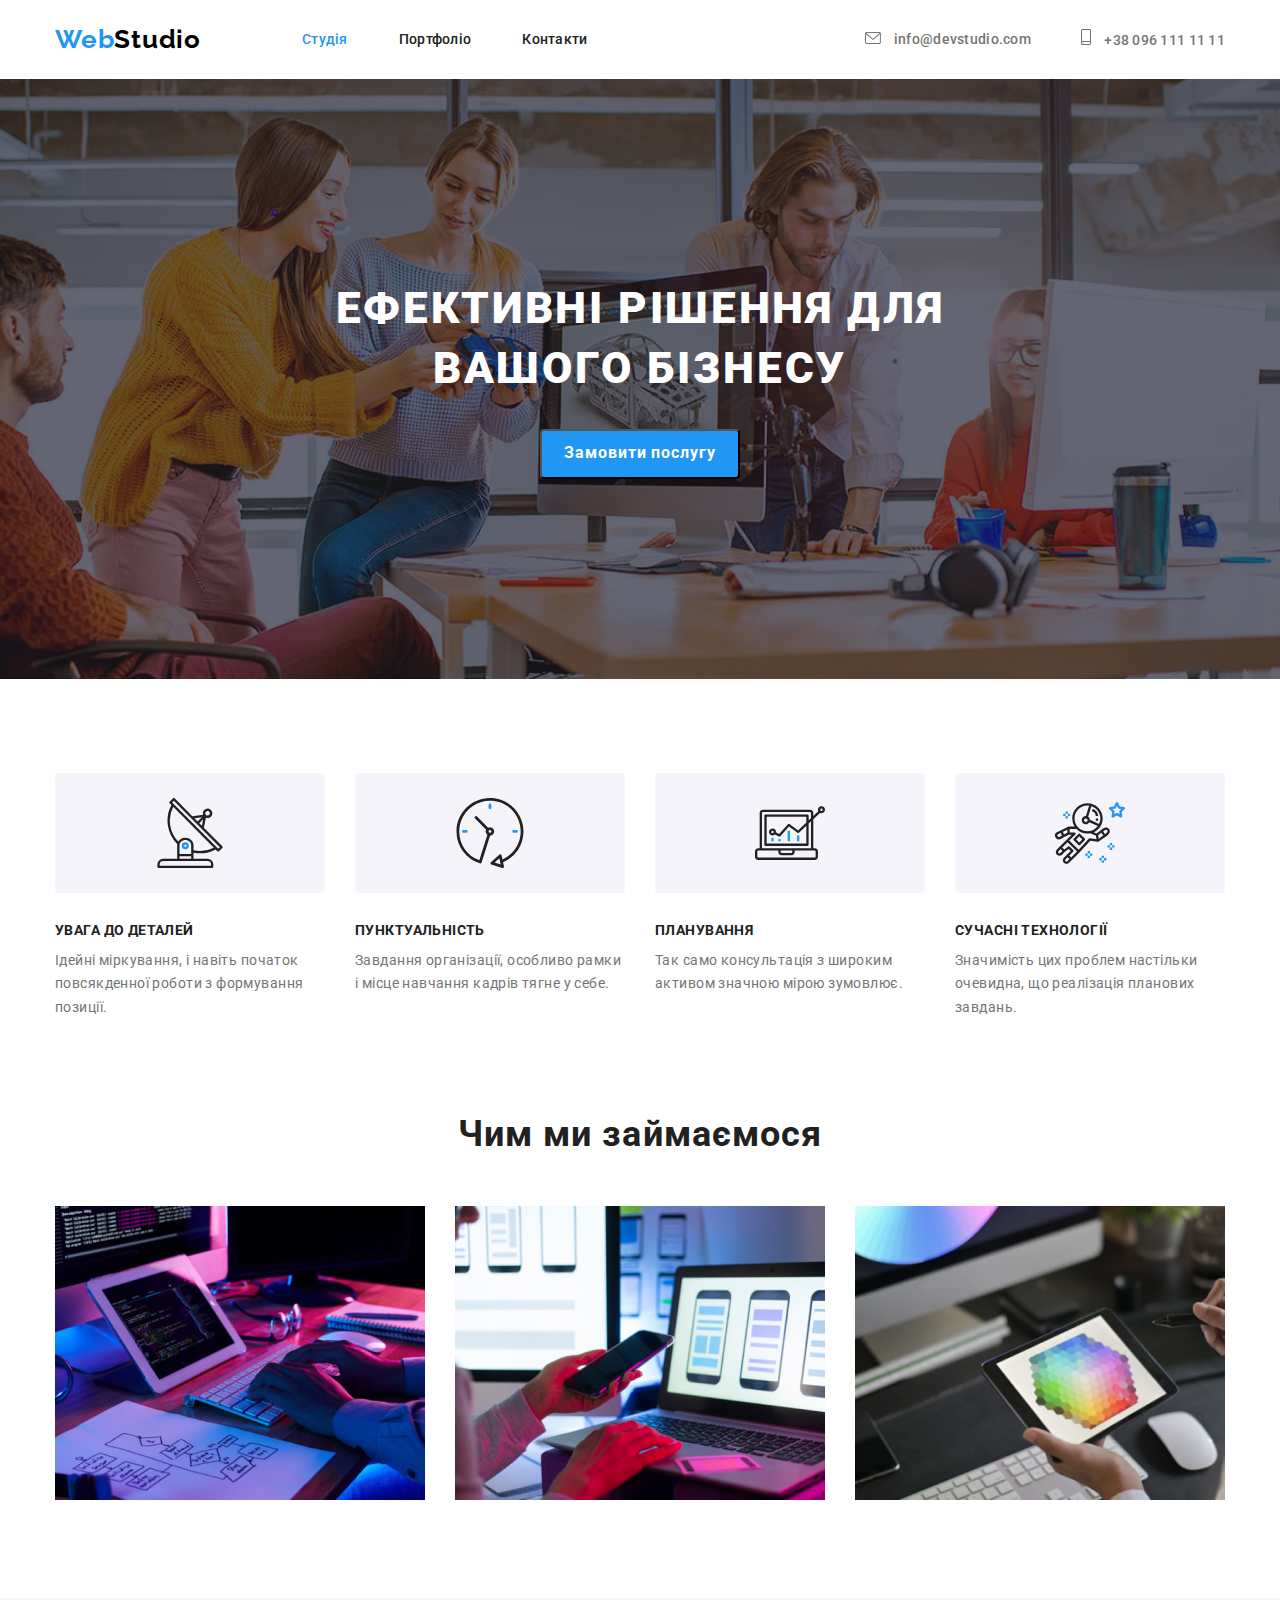
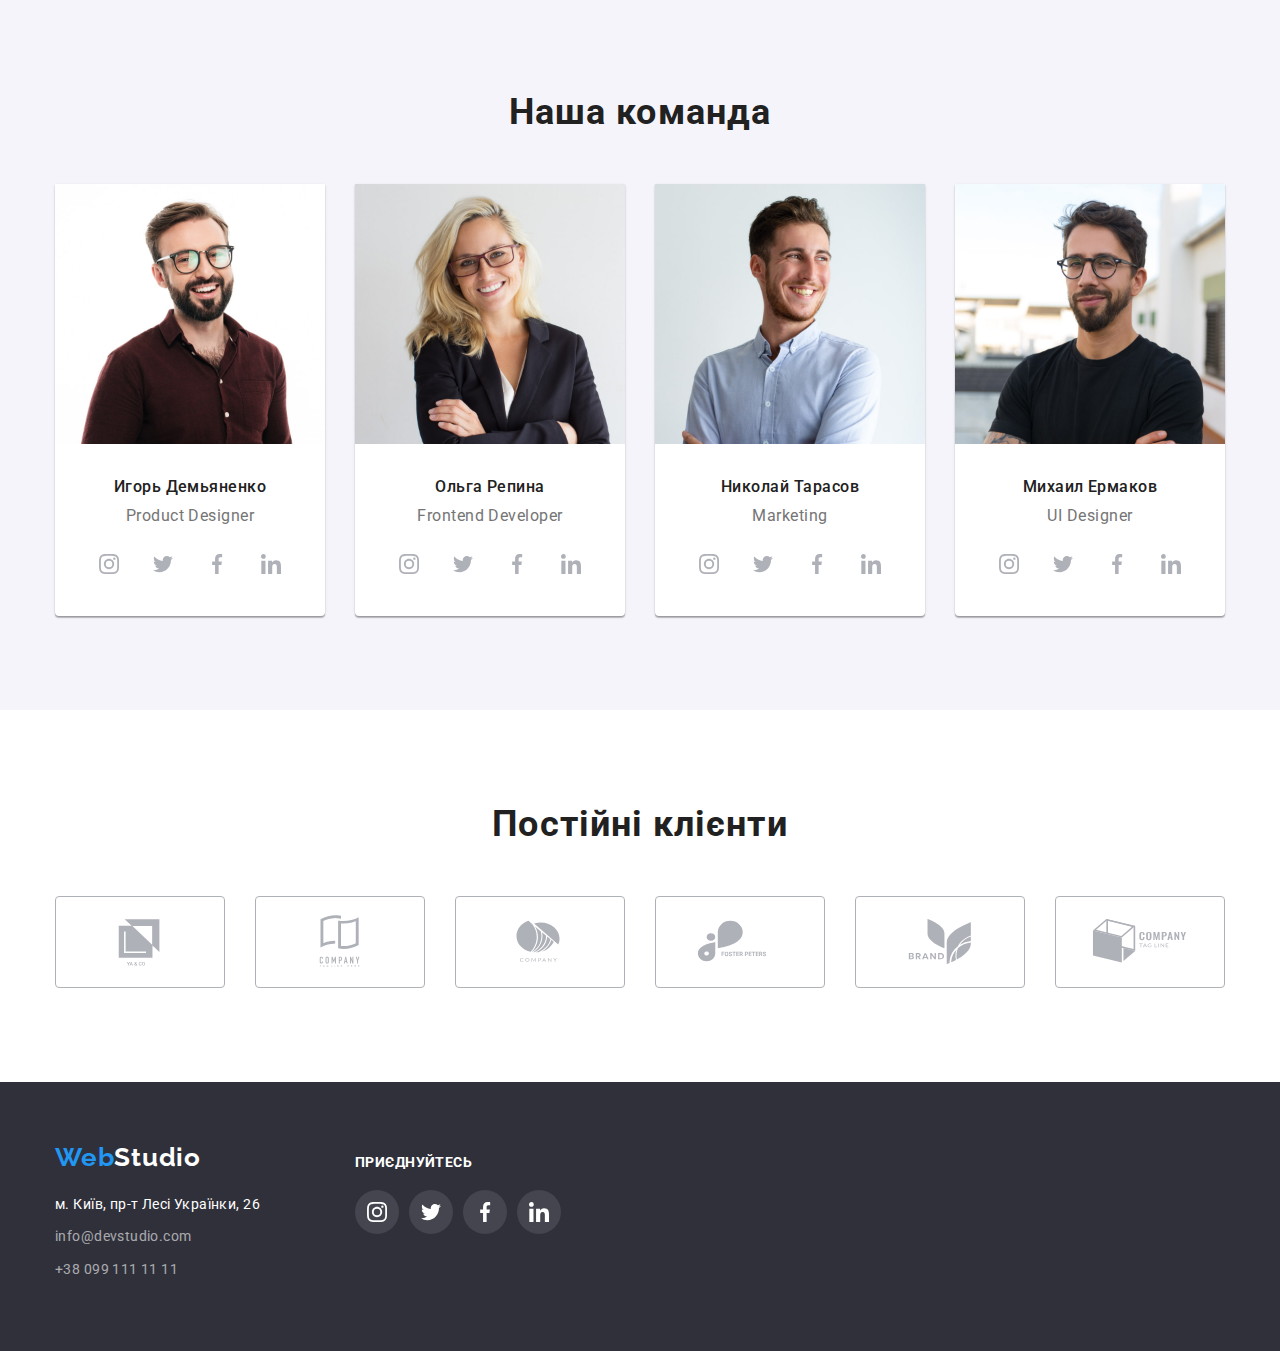
<file: index.html>
<!DOCTYPE html>
<html lang="ru">
  <head>
    <meta charset="UTF-8" />
    <meta http-equiv="X-UA-Compatible" content="IE=edge" />
    <meta name="viewport" content="width=device-width, initial-scale=1.0" />
    <title>Главная</title>
    <link rel="preconnect" href="https://fonts.googleapis.com" />
    <link rel="preconnect" href="https://fonts.gstatic.com" crossorigin />
    <link
      href="https://fonts.googleapis.com/css2?family=Raleway:wght@700&family=Roboto:wght@400;500;700;900&display=swap"
      rel="stylesheet"
    />
    <link
      rel="stylesheet"
      href="https://cdnjs.cloudflare.com/ajax/libs/modern-normalize/1.1.0/modern-normalize.min.css"
    />
    <link rel="stylesheet" href="./css/styles.css" />
  </head>

  <body>
    <!--Header section-->
    <header class="header">
      <!--header logo-->
      <div class="container header-container">
        <nav class="header-nav">
          <!--header section-->
          <ul class="header-nav-list list">
            <li class="header-item">
              <a class="logo" lang="en" href="./index.html"
                ><span class="accent">Web</span>Studio</a
              >
            </li>
            <li class="header-item">
              <a class="header-link header-link-curren link" href="./index.html">Студія</a>
            </li>
            <li class="header-item">
              <a class="header-link link" href="./portfolio.html">Портфоліо</a>
            </li>
            <li class="header-item">
              <a class="header-link link" href="#contacts">Контакти</a>
            </li>
          </ul>
        </nav>
        <!--header contact-->
        <ul class="list header-nav-adress">
          <li class="header-nav-adress-list">
            <a class="header-link contact-link-adress link" href="mailto:info@devstudio.com">
              <svg class="contats-svg" width="16" height="12">
                <use href="./img/icons.svg#email"></use>
              </svg>
              info@devstudio.com
            </a>
          </li>
          <li class="header-nav-adress-list">
            <a class="header-link contact-link-adress link" href="tel:+380961111111">
              <svg class="contats-svg" width="10" height="16">
                <use href="./img/icons.svg#smartphone"></use>
              </svg>
              +38 096 111 11 11
            </a>
          </li>
        </ul>
      </div>
    </header>
    <!--Main-content-->
    <main class="main">
      <!--busines-->
      <section class="hero bg-image-hero">
        <div class="container hero-conteiner">
          <h1 class="hero-header">Ефективні рішення для вашого бізнесу</h1>
          <button class="hero-btn" type="button">Замовити послугу</button>
        </div>
      </section>
      <!--description-->
      <section class="advantage">
        <div class="container advantage-conteiner">
          <h2 class="visually-hidden">Детали</h2>
          <ul class="list">
            <div class="advantage-list">
              <li class="advantage-list-correct">
                <div class="thumb-icon">
                  <svg width="70" height="70">
                    <use href="./img/icons.svg#antenna"></use>
                  </svg>
                </div>
                <h3 class="advantage-title">УВАГА ДО ДЕТАЛЕЙ</h3>
                <p class="advantage-text">
                  Ідейні міркування, і навіть початок повсякденної роботи з формування позиції.
                </p>
              </li>
              <li class="advantage-list-correct">
                <div class="thumb-icon">
                  <svg width="70" height="70">
                    <use href="./img/icons.svg#clock"></use>
                  </svg>
                </div>
                <h3 class="advantage-title">ПУНКТУАЛЬНІСТЬ</h3>
                <p class="advantage-text">
                  Завдання організації, особливо рамки і місце навчання кадрів тягне у себе.
                </p>
              </li>
              <li class="advantage-list-correct">
                <div class="thumb-icon">
                  <svg width="70" height="70">
                    <use href="./img/icons.svg#diagram"></use>
                  </svg>
                </div>
                <h3 class="advantage-title">ПЛАНУВАННЯ</h3>
                <p class="advantage-text">
                  Так само консультація з широким активом значною мірою зумовлює.
                </p>
              </li>
              <li class="advantage-list-correct">
                <div class="thumb-icon">
                  <svg width="70" height="70">
                    <use href="./img/icons.svg#astronaut"></use>
                  </svg>
                </div>
                <h3 class="advantage-title">СУЧАСНІ ТЕХНОЛОГІЇ</h3>
                <p class="advantage-text">
                  Значимість цих проблем настільки очевидна, що реалізація планових завдань.
                </p>
              </li>
            </div>
          </ul>
        </div>
      </section>
      <!--work-->
      <section class="work-section">
        <div class="container centred">
          <h2 class="work-title">Чим ми займаємося</h2>
          <ul class="list work-list">
            <li><img src="./img/img.jpg" alt="Дизайн" width="370" height="294" /></li>
            <li><img src="./img/img1.jpg" alt="Адаптация" width="370" height="294" /></li>
            <li><img src="./img/img2.jpg" alt="Код" width="370" height="294" /></li>
          </ul>
        </div>
      </section>
      <!--team-->
      <section class="team section">
        <div class="container centred team-discription-item">
          <h2 class="work-title">Наша команда</h2>
          <ul class="list team-list">
            <li class="team-card-items">
              <img
                class="team-img"
                src="./img/imgTeams.jpg"
                alt="Игорь Демьяненко"
                width="270"
                height="260"
              />
              <div class="discreption-team-card">
                <h3 class="team-title">Игорь Демьяненко</h3>
                <p class="team-text">Product Designer</p>
                <ul class="list socials">
                  <li class="sociale-link-list">
                    <a
                      class="link sociale-link"
                      href="https://www.instagram.com/"
                      target="_blank"
                      rel="noreferrer noopener"
                      aria-label="instagram"
                    >
                      <svg class="svg-links svg-inst" width="20px" height="20px">
                        <use href="./img/icons.svg#instagram"></use>
                      </svg>
                    </a>
                  </li>
                  <li class="sociale-link-list">
                    <a
                      class="link sociale-link"
                      href="https://twitter.com/"
                      target="_blank"
                      rel="noreferrer noopener"
                      aria-label="twitter"
                    >
                      <svg class="svg-links svg-twitter" width="20px" height="20px">
                        <use href="./img/icons.svg#twitter"></use>
                      </svg>
                    </a>
                  </li>
                  <li class="sociale-link-list">
                    <a
                      class="link sociale-link"
                      href="https://www.facebook.com/"
                      target="_blank"
                      rel="noreferrer noopener"
                      aria-label="facebook"
                    >
                      <svg class="svg-links svg-facebook" width="20px" height="20px">
                        <use href="./img/icons.svg#facebook"></use>
                      </svg>
                    </a>
                  </li>
                  <li class="sociale-link-list">
                    <a
                      class="link sociale-link"
                      href="https://www.linkedin.com/"
                      target="_blank"
                      rel="noreferrer noopener"
                      aria-label="linkedin"
                    >
                      <svg class="svg-links svg-linkedin" width="20px" height="20px">
                        <use href="./img/icons.svg#linkedin"></use>
                      </svg>
                    </a>
                  </li>
                </ul>
              </div>
            </li>
            <li class="team-card-items">
              <img
                class="team-img"
                src="./img/imgTeams1.jpg"
                alt="Ольга Репина"
                width="270"
                height="260"
              />
              <div class="discreption-team-card">
                <h3 class="team-title">Ольга Репина</h3>
                <p class="team-text">Frontend Developer</p>
                <ul class="list socials">
                  <li class="sociale-link-list">
                    <a
                      class="link sociale-link"
                      href="https://www.instagram.com/"
                      target="_blank"
                      rel="noreferrer noopener"
                      aria-label="instagram"
                    >
                      <svg class="svg-links svg-inst" width="20px" height="20px">
                        <use href="./img/icons.svg#instagram"></use>
                      </svg>
                    </a>
                  </li>
                  <li class="sociale-link-list">
                    <a
                      class="link sociale-link"
                      href="https://twitter.com/"
                      target="_blank"
                      rel="noreferrer noopener"
                      aria-label="twitter"
                    >
                      <svg class="svg-links svg-twitter" width="20px" height="20px">
                        <use href="./img/icons.svg#twitter"></use>
                      </svg>
                    </a>
                  </li>
                  <li class="sociale-link-list">
                    <a
                      class="link sociale-link"
                      href="https://www.facebook.com/"
                      target="_blank"
                      rel="noreferrer noopener"
                      aria-label="facebook"
                    >
                      <svg class="svg-links svg-facebook" width="20px" height="20px">
                        <use href="./img/icons.svg#facebook"></use>
                      </svg>
                    </a>
                  </li>
                  <li class="sociale-link-list">
                    <a
                      class="link sociale-link"
                      href="https://www.linkedin.com/"
                      target="_blank"
                      rel="noreferrer noopener"
                      aria-label="linkedin"
                    >
                      <svg class="svg-links svg-linkedin" width="20px" height="20px">
                        <use href="./img/icons.svg#linkedin"></use>
                      </svg>
                    </a>
                  </li>
                </ul>
              </div>
            </li>
            <li class="team-card-items">
              <img
                class="team-img"
                src="./img/imgTeams2.jpg"
                alt="Николай Тарасов"
                width="270"
                height="260"
              />
              <div class="discreption-team-card">
                <h3 class="team-title">Николай Тарасов</h3>
                <p class="team-text">Marketing</p>
                <ul class="list socials">
                  <li class="sociale-link-list">
                    <a
                      class="link sociale-link"
                      href="https://www.instagram.com/"
                      target="_blank"
                      rel="noreferrer noopener"
                      aria-label="instagram"
                    >
                      <svg class="svg-links svg-inst" width="20px" height="20px">
                        <use href="./img/icons.svg#instagram"></use>
                      </svg>
                    </a>
                  </li>
                  <li class="sociale-link-list">
                    <a
                      class="link sociale-link"
                      href="https://twitter.com/"
                      target="_blank"
                      rel="noreferrer noopener"
                      aria-label="twitter"
                    >
                      <svg class="svg-links svg-twitter" width="20px" height="20px">
                        <use href="./img/icons.svg#twitter"></use>
                      </svg>
                    </a>
                  </li>
                  <li class="sociale-link-list">
                    <a
                      class="link sociale-link"
                      href="https://www.facebook.com/"
                      target="_blank"
                      rel="noreferrer noopener"
                      aria-label="facebook"
                    >
                      <svg class="svg-links svg-facebook" width="20px" height="20px">
                        <use href="./img/icons.svg#facebook"></use>
                      </svg>
                    </a>
                  </li>
                  <li class="sociale-link-list">
                    <a
                      class="link sociale-link"
                      href="https://www.linkedin.com/"
                      target="_blank"
                      rel="noreferrer noopener"
                      aria-label="linkedin"
                    >
                      <svg class="svg-links svg-linkedin" width="20px" height="20px">
                        <use href="./img/icons.svg#linkedin"></use>
                      </svg>
                    </a>
                  </li>
                </ul>
              </div>
            </li>
            <li class="team-card-items">
              <img
                class="team-img"
                src="./img/imgTeams3.jpg"
                alt="Михаил Ермаков"
                width="270"
                height="260"
              />
              <div class="discreption-team-card">
                <h3 class="team-title">Михаил Ермаков</h3>
                <p class="team-text">UI Designer</p>
                <ul class="list socials">
                  <li class="sociale-link-list">
                    <a
                      class="link sociale-link"
                      href="https://www.instagram.com/"
                      target="_blank"
                      rel="noreferrer noopener"
                      aria-label="instagram"
                    >
                      <svg class="svg-links svg-inst" width="20px" height="20px">
                        <use href="./img/icons.svg#instagram"></use>
                      </svg>
                    </a>
                  </li>
                  <li class="sociale-link-list">
                    <a
                      class="link sociale-link"
                      href="https://twitter.com/"
                      target="_blank"
                      rel="noreferrer noopener"
                      aria-label="twitter"
                    >
                      <svg class="svg-links svg-twitter" width="20px" height="20px">
                        <use href="./img/icons.svg#twitter"></use>
                      </svg>
                    </a>
                  </li>
                  <li class="sociale-link-list">
                    <a
                      class="link sociale-link"
                      href="https://www.facebook.com/"
                      target="_blank"
                      rel="noreferrer noopener"
                      aria-label="facebook"
                    >
                      <svg class="svg-links svg-facebook" width="20px" height="20px">
                        <use href="./img/icons.svg#facebook"></use>
                      </svg>
                    </a>
                  </li>
                  <li class="sociale-link-list">
                    <a
                      class="link sociale-link"
                      href="https://www.linkedin.com/"
                      target="_blank"
                      rel="noreferrer noopener"
                      aria-label="linkedin"
                    >
                      <svg class="svg-links svg-linkedin" width="20px" height="20px">
                        <use href="./img/icons.svg#linkedin"></use>
                      </svg>
                    </a>
                  </li>
                </ul>
              </div>
            </li>
          </ul>
        </div>
      </section>
      <section class="client">
        <div class="container centred client-decoration">
          <h2 class="work-title">Постійні клієнти</h2>
          <ul class="list client-decoration-list">
            <li class="client-decoration-item">
              <a
                class="client-sociale-link"
                href=""
                target="_blank"
                rel="noreferrer noopener"
                lang="en"
                aria-label="company1"
              >
                <svg class="icons-client" width="106" height="60">
                  <use href="./img/icons.svg#logo"></use>
                </svg>
              </a>
            </li>
            <li class="client-decoration-item">
              <a
                class="client-sociale-link"
                href=""
                target="_blank"
                rel="noreferrer noopener"
                lang="en"
                aria-label="company1"
              >
                <svg class="icons-client" width="106" height="60">
                  <use href="./img/icons.svg#logo-1"></use>
                </svg>
              </a>
            </li>
            <li class="client-decoration-item">
              <a
                class="client-sociale-link"
                href=""
                target="_blank"
                rel="noreferrer noopener"
                lang="en"
                aria-label="company1"
              >
                <svg class="icons-client" width="106" height="60">
                  <use href="./img/icons.svg#logo-2"></use>
                </svg>
              </a>
            </li>
            <li class="client-decoration-item">
              <a
                class="client-sociale-link"
                href=""
                target="_blank"
                rel="noreferrer noopener"
                lang="en"
                aria-label="company1"
              >
                <svg class="icons-client" width="106" height="60">
                  <use href="./img/icons.svg#logo-3"></use>
                </svg>
              </a>
            </li>
            <li class="client-decoration-item">
              <a
                class="client-sociale-link"
                href=""
                target="_blank"
                rel="noreferrer noopener"
                lang="en"
                aria-label="company1"
              >
                <svg class="icons-client" width="106" height="60">
                  <use href="./img/icons.svg#logo-4"></use>
                </svg>
              </a>
            </li>
            <li class="client-decoration-item">
              <a
                class="client-sociale-link"
                href=""
                target="_blank"
                rel="noreferrer noopener"
                lang="en"
                aria-label="company1"
              >
                <svg class="icons-client" width="106" height="60">
                  <use href="./img/icons.svg#logo-5"></use>
                </svg>
              </a>
            </li>
          </ul>
        </div>
      </section>
    </main>
    <!--Footer section-->
    <footer class="footer">
      <!--footer logo-->
      <div class="container footer-conteiner">
        <div class="footer-left">
          <a class="logo-footer" lang="en" href="/"><span class="accent">Web</span>Studio</a>
          <!--footer contact-->
          <address>
            <p class="footer-text">м. Київ, пр-т Лесі Українки, 26</p>
            <ul class="list">
              <li class="margin-footer">
                <a href="mailto:info@devstudio.com" class="contact-link-footer"
                  >info@devstudio.com</a
                >
              </li>
              <li class="margin-footer">
                <a href="tel:+380991111111" class="contact-link-footer">+38 099 111 11 11</a>
              </li>
            </ul>
          </address>
        </div>
        <div class="footer-right">
          <p class="footer-advantege-title">приєднуйтесь</p>
          <ul class="list socials">
            <li class="sociale-link-list">
              <a
                class="link sociale-link-footer"
                href="https://www.instagram.com/"
                target="_blank"
                rel="noreferrer noopener"
                aria-label="instagram"
              >
                <svg class="svg-links-footer svg-inst" width="20px" height="20px">
                  <use href="./img/icons.svg#instagram"></use>
                </svg>
              </a>
            </li>
            <li class="sociale-link-list">
              <a
                class="link sociale-link-footer"
                href="https://twitter.com/"
                target="_blank"
                rel="noreferrer noopener"
                aria-label="twitter"
              >
                <svg class="svg-links-footer svg-inst" width="20px" height="20px">
                  <use href="./img/icons.svg#twitter"></use>
                </svg>
              </a>
            </li>
            <li class="sociale-link-list">
              <a
                class="link sociale-link-footer"
                href="https://www.facebook.com/"
                target="_blank"
                rel="noreferrer noopener"
                aria-label="facebook"
              >
                <svg class="svg-links-footer svg-inst" width="20px" height="20px">
                  <use href="./img/icons.svg#facebook"></use>
                </svg>
              </a>
            </li>
            <li class="sociale-link-list">
              <a
                class="link sociale-link-footer"
                href="https://www.linkedin.com/"
                target="_blank"
                rel="noreferrer noopener"
                aria-label="linkedin"
              >
                <svg class="svg-links-footer svg-inst" width="20px" height="20px">
                  <use href="./img/icons.svg#linkedin"></use>
                </svg>
              </a>
            </li>
          </ul>
        </div>
      </div>
    </footer>
  </body>
</html>
</file>
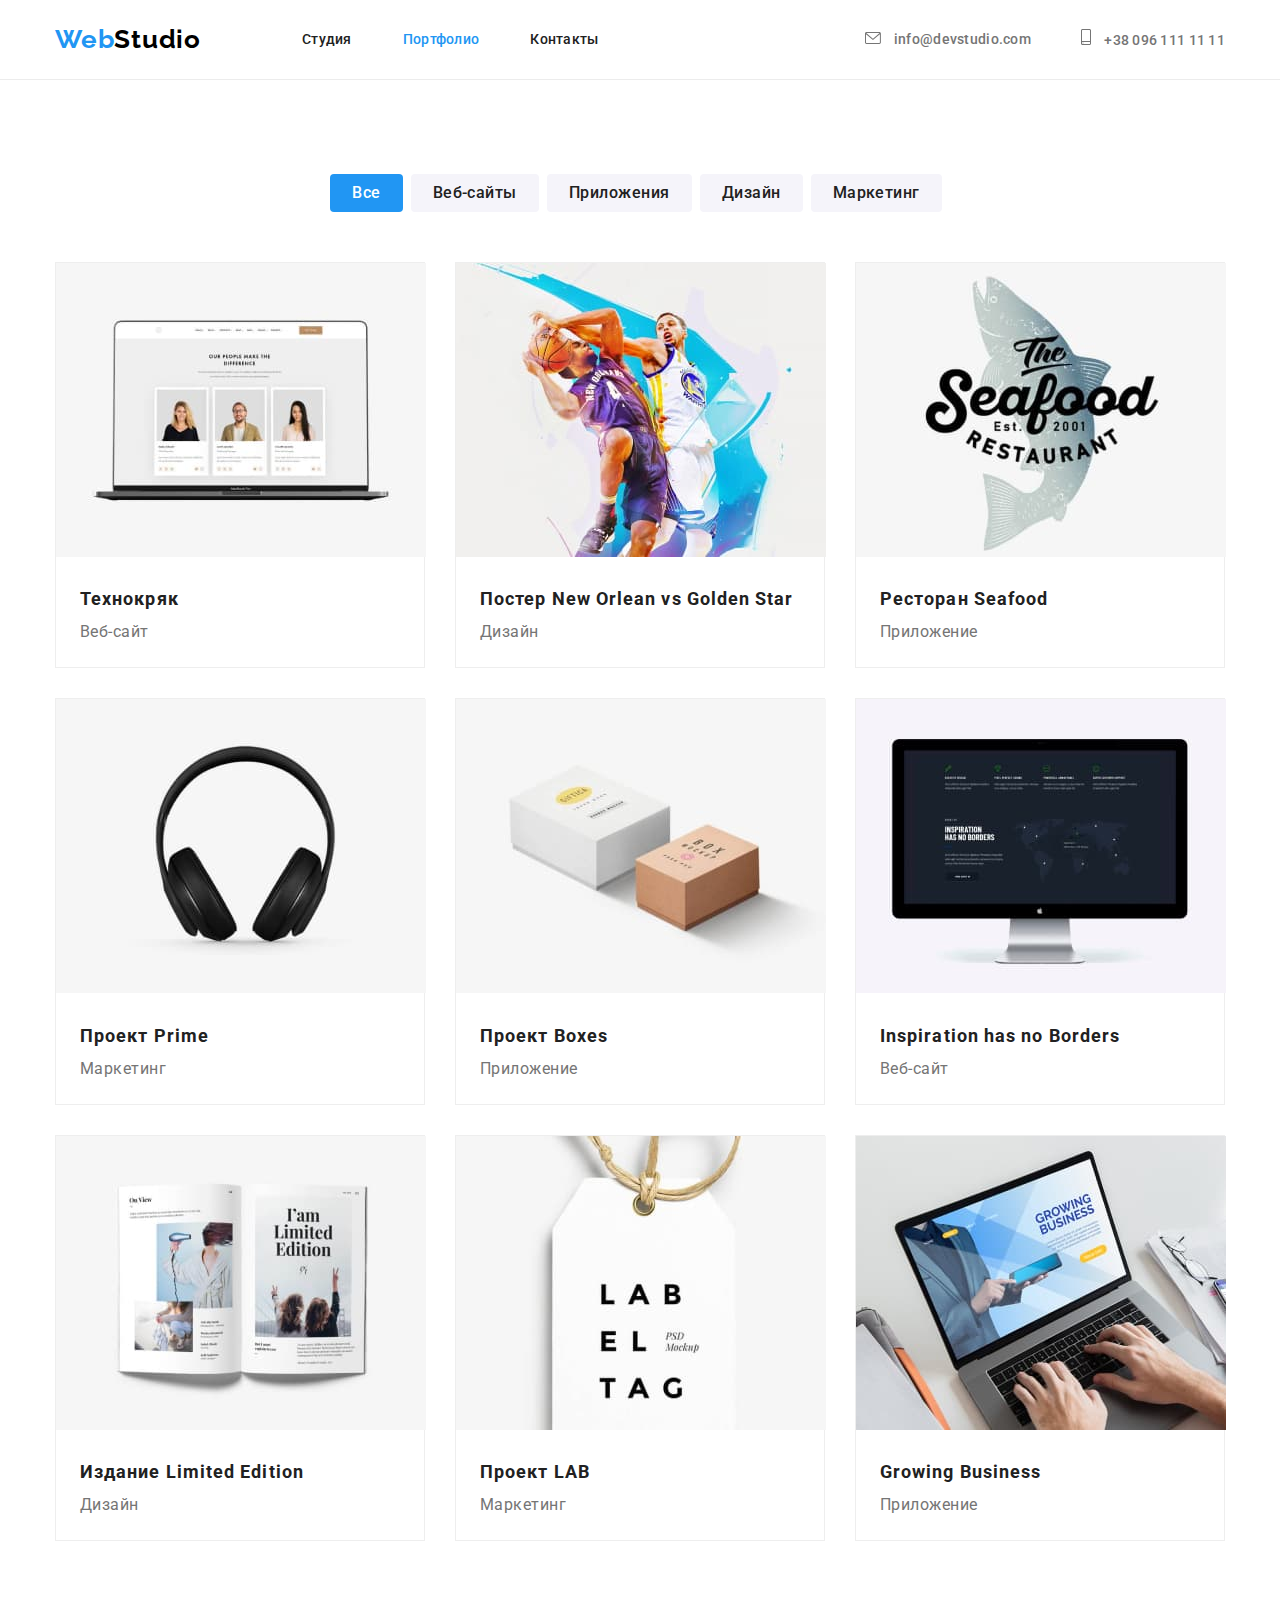
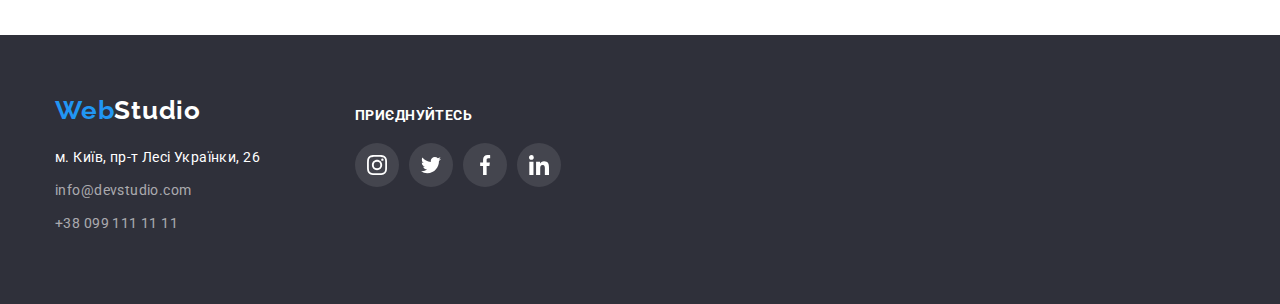
<file: portfolio.html>
<!DOCTYPE html>
<html lang="ru">
  <head>
    <meta charset="UTF-8" />
    <meta http-equiv="X-UA-Compatible" content="IE=edge" />
    <meta name="viewport" content="width=device-width, initial-scale=1.0" />
    <title>Портфолио</title>
    <link rel="preconnect" href="https://fonts.googleapis.com" />
    <link rel="preconnect" href="https://fonts.gstatic.com" crossorigin />
    <link
      href="https://fonts.googleapis.com/css2?family=Raleway:wght@700&family=Roboto:wght@400;500;700;900&display=swap"
      rel="stylesheet"
    />
    <link
      rel="stylesheet"
      href="https://cdnjs.cloudflare.com/ajax/libs/modern-normalize/1.1.0/modern-normalize.min.css"
    />
    <link rel="stylesheet" href="./css/styles.css" />
  </head>
  <body>
    <!--Header section-->
    <header class="header header-portfolio">
      <!--header logo-->
      <div class="container header-container">
        <nav class="header-nav">
          <!--header section-->
          <ul class="header-nav-list list">
            <li class="header-item">
              <a class="logo" lang="en" href="./index.html"
                ><span class="accent">Web</span>Studio</a
              >
            </li>
            <li class="header-item">
              <a class="header-link link" href="./index.html">Студия</a>
            </li>
            <li class="header-item">
              <a class="header-link header-link-curren link" href="./portfolio.html">Портфолио</a>
            </li>
            <li class="header-item">
              <a class="header-link link" href="#contacts">Контакты</a>
            </li>
          </ul>
        </nav>
        <!--header contact-->
        <ul class="list header-nav-adress">
          <li class="header-nav-adress-list">
            <a class="header-link contact-link-adress link" href="mailto:info@devstudio.com">
              <svg class="contats-svg" width="16" height="12">
                <use href="./img/icons.svg#email"></use>
              </svg>
              info@devstudio.com
            </a>
          </li>
          <li class="header-nav-adress-list">
            <a class="header-link contact-link-adress link" href="tel:+380961111111">
              <svg class="contats-svg" width="10" height="16">
                <use href="./img/icons.svg#smartphone"></use>
              </svg>
              +38 096 111 11 11</a
            >
          </li>
        </ul>
      </div>
    </header>
    <!--Main-content-->
    <main>
      <!--Main-content-->
      <section class="portfolio">
        <div class="container">
          <h1 class="visually-hidden">Наши роботы</h1>
          <ul class="list portfolio-list">
            <li class="portfolio-btn-li">
              <button class="portfolio-btn portfolio-btn-link" type="button">Все</button>
            </li>
            <li class="portfolio-btn-li">
              <button class="portfolio-btn" type="button">Веб-сайты</button>
            </li>
            <li class="portfolio-btn-li">
              <button class="portfolio-btn" type="button">Приложения</button>
            </li>
            <li class="portfolio-btn-li">
              <button class="portfolio-btn" type="button">Дизайн</button>
            </li>
            <li class="portfolio-btn-li">
              <button class="portfolio-btn" type="button">Маркетинг</button>
            </li>
          </ul>

          <ul class="list portfolio-list-items">
            <li class="portfolio-items">
              <a href="" class="portfolio-link">
                <img
                  class="portfolio-card"
                  src="./img/img01.jpg"
                  alt="техно"
                  width="370"
                  height="294"
                />
                <div class="portfolio-discription">
                  <h2 class="portfolio-title">Технокряк</h2>
                  <p class="portfolio-text">Веб-сайт</p>
                </div>
              </a>
            </li>
            <li class="portfolio-items">
              <a href="" class="portfolio-link">
                <img
                  class="portfolio-card"
                  src="./img/img11.jpg"
                  alt="постер"
                  width="370"
                  height="294"
                />
                <div class="portfolio-discription">
                  <h2 class="portfolio-title">Постер New Orlean vs Golden Star</h2>
                  <p class="portfolio-text">Дизайн</p>
                </div>
              </a>
            </li>
            <li class="portfolio-items">
              <a href="" class="portfolio-link">
                <img
                  class="portfolio-card"
                  src="./img/img21.jpg"
                  alt="ресторан"
                  width="370"
                  height="294"
                />
                <div class="portfolio-discription">
                  <h2 class="portfolio-title">Ресторан Seafood</h2>
                  <p class="portfolio-text">Приложение</p>
                </div>
              </a>
            </li>
            <li class="portfolio-items">
              <a href="" class="portfolio-link">
                <img
                  class="portfolio-card"
                  src="./img/img31.jpg"
                  alt="наушники"
                  width="370"
                  height="294"
                />
                <div class="portfolio-discription">
                  <h2 class="portfolio-title">Проект Prime</h2>
                  <p class="portfolio-text">Маркетинг</p>
                </div>
              </a>
            </li>
            <li class="portfolio-items">
              <a href="" class="portfolio-link">
                <img
                  class="portfolio-card"
                  src="./img/img41.jpg"
                  alt="коробки"
                  width="370"
                  height="294"
                />
                <div class="portfolio-discription">
                  <h2 class="portfolio-title">Проект Boxes</h2>
                  <p class="portfolio-text">Приложение</p>
                </div>
              </a>
            </li>
            <li class="portfolio-items">
              <a href="" class="portfolio-link">
                <img
                  class="portfolio-card"
                  src="./img/img51.jpg"
                  alt="монитор"
                  width="370"
                  height="294"
                />
                <div class="portfolio-discription">
                  <h2 class="portfolio-title">Inspiration has no Borders</h2>
                  <p class="portfolio-text">Веб-сайт</p>
                </div>
              </a>
            </li>
            <li class="portfolio-items">
              <a href="" class="portfolio-link">
                <img
                  class="portfolio-card"
                  src="./img/img61.jpg"
                  alt="издание"
                  width="370"
                  height="294"
                />
                <div class="portfolio-discription">
                  <h2 class="portfolio-title">Издание Limited Edition</h2>
                  <p class="portfolio-text">Дизайн</p>
                </div>
              </a>
            </li>
            <li class="portfolio-items">
              <a href="" class="portfolio-link">
                <img
                  class="portfolio-card"
                  src="./img/img71.jpg"
                  alt="лаб"
                  width="370"
                  height="294"
                />
                <div class="portfolio-discription">
                  <h2 class="portfolio-title">Проект LAB</h2>
                  <p class="portfolio-text">Маркетинг</p>
                </div>
              </a>
            </li>
            <li class="portfolio-items">
              <a href="" class="portfolio-link">
                <img
                  class="portfolio-card"
                  src="./img/img81.jpg"
                  alt="работа"
                  width="370"
                  height="294"
                />
                <div class="portfolio-discription">
                  <h2 class="portfolio-title">Growing Business</h2>
                  <p class="portfolio-text">Приложение</p>
                </div>
              </a>
            </li>
          </ul>
        </div>
      </section>
    </main>
    <!--Footer section-->
    <footer class="footer">
      <!--footer logo-->
      <div class="container footer-conteiner">
        <div class="footer-left">
          <a class="logo-footer" lang="en" href="/"><span class="accent">Web</span>Studio</a>
          <!--footer contact-->
          <address>
            <p class="footer-text">м. Київ, пр-т Лесі Українки, 26</p>
            <ul class="list">
              <li class="margin-footer">
                <a href="mailto:info@devstudio.com" class="contact-link-footer"
                  >info@devstudio.com</a
                >
              </li>
              <li class="margin-footer">
                <a href="tel:+380991111111" class="contact-link-footer">+38 099 111 11 11</a>
              </li>
            </ul>
          </address>
        </div>
        <div class="footer-right">
          <p class="footer-advantege-title">приєднуйтесь</p>
          <ul class="list socials">
            <li class="sociale-link-list">
              <a
                class="link sociale-link-footer"
                href="https://www.instagram.com/"
                target="_blank"
                rel="noreferrer noopener"
                aria-label="instagram"
              >
                <svg class="svg-links-footer svg-inst" width="20px" height="20px">
                  <use href="./img/icons.svg#instagram"></use>
                </svg>
              </a>
            </li>
            <li class="sociale-link-list">
              <a
                class="link sociale-link-footer"
                href="https://twitter.com/"
                target="_blank"
                rel="noreferrer noopener"
                aria-label="twitter"
              >
                <svg class="svg-links-footer svg-inst" width="20px" height="20px">
                  <use href="./img/icons.svg#twitter"></use>
                </svg>
              </a>
            </li>
            <li class="sociale-link-list">
              <a
                class="link sociale-link-footer"
                href="https://www.facebook.com/"
                target="_blank"
                rel="noreferrer noopener"
                aria-label="facebook"
              >
                <svg class="svg-links-footer svg-inst" width="20px" height="20px">
                  <use href="./img/icons.svg#facebook"></use>
                </svg>
              </a>
            </li>
            <li class="sociale-link-list">
              <a
                class="link sociale-link-footer"
                href="https://www.linkedin.com/"
                target="_blank"
                rel="noreferrer noopener"
                aria-label="linkedin"
              >
                <svg class="svg-links-footer svg-inst" width="20px" height="20px">
                  <use href="./img/icons.svg#linkedin"></use>
                </svg>
              </a>
            </li>
          </ul>
        </div>
      </div>
    </footer>
  </body>
</html>
</file>
<file: css/styles.css>
html {
  box-sizing: border-box;
}

*,
*::before,
*::after {
  box-sizing: inherit;
}
:root {
  --main-font: 'Roboto', sans-serif;
  --secondary-font: 'Ralewey', sans-serif;
  --main-txt-cl: #212121;
  --wight-txt-cl: #ffffff;
  --secondary-txt-cl: #757575;
  --accent-txt-cl: #2196f3;
  --dark-bg-cl: #2f303a;
  --wight-bg-cl: #f5f4fa;
  --border-heder-c1: #ececec;
  --color-svg-links: #afb1b8;
  --color-svg-bg-footer: rgba(255, 255, 255, 0.1);
}
body {
  font-family: var(--main-font);
  color: var(--main-txt-cl);
}
h1,
h2,
h3,
h4,
h5,
h6,
p {
  margin: 0px;
}

.link {
  text-decoration: none;
  color: currentColor;
  padding: 0px;
  margin: 0px;
}
.list {
  list-style: none;
  padding: 0px;
  margin: 0px;
}
.container {
  width: 1200px;
  margin-left: auto;
  margin-right: auto;
  padding-left: 15px;
  padding-right: 15px;
  /* outline: 2px solid tomato;
  outline-offset: -2px;*/
}
.centred {
  text-align: center;
}
.header {
  background-image: ();
  background-color: #ffffff;
  padding-top: 24px;
  padding-bottom: 24px;
}
.header-portfolio {
  border-bottom: 1px solid var(--border-heder-c1);
}
.header-container {
  display: flex;
}
.header-list {
  display: flex;
  align-items: center;
}
.hero {
  padding-top: 200px;
  padding-bottom: 200px;
}
.logo {
  margin-right: 50px;
  text-decoration: none;
  color: #000000;
  font-family: 'Raleway';
  font-style: normal;
  font-weight: 700;
  font-size: 26px;
  line-height: 1.19;
  letter-spacing: 0.03em;
}
.accent {
  color: #2196f3;
}
.header-item {
  margin-right: 51px;
}

.header-nav-list {
  display: flex;
  align-items: center;
  list-style: none;
  font-weight: 500;
  letter-spacing: 0, 02em;
}
.link:hover {
  color: #2196f3;
}
.header-link {
  font-weight: 500;
  font-size: 14px;
  line-height: 1.14;
  letter-spacing: 0.02em;
  color: #212121;
}
.header-link-curren {
  color: var(--accent-txt-cl);
}
.header-link:hover,
.header-link:focus,
.header-link:active {
  color: var(--accent-txt-cl);
}
.contats-svg {
  fill: currentColor;
  margin-right: 10px;
}
.contacts-svg:hover,
.contacts-svg:focus {
  fill: var(--accent-text-color);
}
.header-nav-adress {
  display: flex;
  align-items: center;
  margin-left: auto;
  margin-right: 0;
  gap: 50px;
}
.contact-link-adress {
  text-decoration: none;
  color: #757575;
  font-style: normal;
  cursor: pointer;
  font-weight: 500;
  font-size: 14px;
  line-height: 1.14;
  letter-spacing: 0.02em;
}
.hero {
  padding-top: 200px;
  padding-bottom: 200px;
}
.hero {
  background-color: #2f303a;
  text-align: center;
}
.bg-image-hero {
  max-width: 1600px;
  margin-left: auto;
  margin-right: auto;
  background-repeat: no-repeat;
  background-image: linear-gradient(to right, rgba(47, 48, 58, 0.4), rgba(47, 48, 58, 0.4)),
    url(../img/header-bg/Img.png);
  background-position: center;
}
.hero-header {
  width: 696px;
  margin-left: auto;
  margin-right: auto;
  margin-bottom: 30px;
}
.hero-container {
  text-align: center;
}
.hero-header {
  color: #ffffff;
  font-weight: 900;
  font-size: 44px;
  line-height: 1.36;
  letter-spacing: 0.06em;
  text-transform: uppercase;
}
.hero-btn {
  min-width: 200px;
  height: 50px;
  text-align: center;
  cursor: pointer;
  background-color: #2196f3;
  box-shadow: 0px 4px 4px rgba(0, 0, 0, 0.15);
  font-family: 'Roboto';
  font-style: normal;
  font-weight: 700;
  font-size: 16px;
  line-height: 1.9;
  letter-spacing: 0.06em;
  border-radius: 4px;
  color: #ffffff;
}
.hero-btn:hover .hero-btn:focus .hero-btn:active {
  box-shadow: 0px 4px 4px rgba(0, 0, 0, 0.15);
}
.main {
 
}
.visually-hidden {
  position: absolute;
  white-space: nowrap;
  width: 1px;
  height: 1px;
  overflow: hidden;
  border: 0;
  padding: 0;
  clip: rect(0 0 0 0);
  clip-path: inset(50%);
  margin: -1px;
}
.advantage,
.team,
.portfolio {
  padding-top: 94px;
  padding-bottom: 94px;
}
.advantage-list {
  display: flex;
}
.advantage-list-correct {
  width: 270px;
  margin-right: 30px;
}
.advantage-list-correct:last-child {
  margin-right: 0px;
}
.thumb-icon {
  align-items: center;
  justify-content: center;
  display: flex;
  width: 270px;
  height: 120px;
  margin-bottom: 30px;
  background: #f5f4fa;
  border-radius: 4px;
}
.advantage-title {
  margin-bottom: 10px;
  font-weight: 700;
  font-size: 14px;
  line-height: 1.14;
  letter-spacing: 0.03em;
  color: #212121;
  text-transform: uppercase;
}
.advantage-text {
  font-size: 14px;
  line-height: 1.7;
  letter-spacing: 0.03em;
  color: #757575;
}
.work-section {
  padding-bottom: 94px;
}
.work-title {
  margin-bottom: 50px;
  font-weight: 700;
  font-size: 36px;
  line-height: 1.16;
  text-align: center;
  letter-spacing: 0.03em;
  color: #212121;
}
.work-list {
  display: flex;
  justify-content: space-between;
  list-style: none;
}
.team {
  background: #f5f4fa;
}
.team-card-items {
  width: 270px;
  margin-right: 30px;
  box-shadow: 0px 1px 3px rgba(0, 0, 0, 0.12), 0px 1px 1px rgba(0, 0, 0, 0.14),
    0px 2px 1px rgba(0, 0, 0, 0.2);
  border-radius: 0px 0px 4px 4px;
  background-color: #ffffff;
}
.team-card-items:last-child {
  margin-right: 0px;
}
.discreption-team-card {
  padding-top: 30px;
  padding-bottom: 30px;
}
.team-list {
  list-style: none;
  display: flex;
}
.team-title {
  margin-bottom: 10px;
  font-weight: 500;
  font-size: 16px;
  line-height: 1.18;
  text-align: center;
  letter-spacing: 0.03em;
  color: #212121;
}
.team-text {
  margin-bottom: 16px;
  font-size: 16px;
  line-height: 1.18;
  text-align: center;
  letter-spacing: 0.03em;
  color: #757575;
}
.socials {
  display: flex;
  align-items: center;
  justify-content: center;
  gap: 10px;
}
.sociale-link-list {
}

.sociale-link {
  display: flex;
  align-items: center;
  justify-content: center;
  width: 44px;
  height: 44px;
  border-radius: 50%;
}

.svg-links {
  fill: var(--color-svg-links);
}

.sociale-link:hover,
.sociale-link:focus,
.sociale-link:active {
  background-color: var(--accent-txt-cl);
  fill: var(--wight-txt-cl);
}
.sociale-link:hover .svg-links,
.sociale-link:focus .svg-links,
.sociale-link:active .svg-links {
  fill: var(--wight-txt-cl);
}
.client-decoration {
  padding-top: 94px;
  padding-bottom: 94px;
}
.client-decoration-list {
  display: flex;
  align-items: center;
  justify-content: center;
  gap: 30px;
}
.client-decoration-item {
  width: 170px;
  height: 92px;
  align-items: center;
  justify-content: center;
  display: flex;
  background-color: #ffffff;
}
.client-sociale-link {
  display: flex;
  align-items: center;
  justify-content: center;
  width: 170px;
  height: 92px;
  gap: 30px;
  fill: #afb1b8;
  border: 1px solid #afb1b8;
  border-radius: 4px;
}

.client-sociale-link:hover,
.client-sociale-link:focus,
.client-sociale-link:active {
  border-color: var(--accent-txt-cl);
  fill: var(--accent-txt-cl);
}
.footer {
  background: #2f303a;
  padding-top: 60px;
  padding-bottom: 60px;
}
.footer-conteiner {
  display: flex;
}
.footer-left {
  display: flex;
  width: 300px;
  margin-right: 0px;
  flex-direction: column;
}
.logo-footer {
  display: flex;
  margin-bottom: 20px;
  color: #ffffff;
  text-decoration: none;
  font-family: 'Raleway';
  font-style: normal;
  font-weight: 700;
  font-size: 26px;
  line-height: 1.19;
  letter-spacing: 0.03em;
}
.footer-text {
  margin-bottom: 9px;
  font-style: normal;
  font-size: 14px;
  line-height: 1.7;
  letter-spacing: 0.03em;
  color: #ffffff;
}
.contact-link-footer {
  text-decoration: none;
  font-style: normal;
  font-weight: 400;
  font-size: 14px;
  line-height: 1.7;
  letter-spacing: 0.03em;
  color: rgba(255, 255, 255, 0.6);
}
.contact-link-footer:hover,
.contact-link-footer:focus,
.contact-link-footer:active {
  color: #2196f3;
}
.margin-footer {
  margin-bottom: 9px;
}
.footer-advantege-title {
  padding-left: 0;
  display: inline-block;
  margin-bottom: 20px;
  text-align: center;
  font-weight: 700;
  font-size: 14px;
  line-height: 16px;
  letter-spacing: 0.03em;
  text-transform: uppercase;
  color: #ffffff;
}
.footer-right {
  width: 206px;
  display: flex;
  align-items: baseline;
  flex-direction: column;
  padding-top: 12px;
}
.sociale-link-footer {
  display: flex;
  align-items: center;
  justify-content: center;
  width: 44px;
  height: 44px;
  background-color: var(--color-svg-bg-footer);
  border-radius: 50%;
}
.svg-links-footer {
  fill: var(--wight-txt-cl);
}
.sociale-link-footer:hover,
.sociale-link-footer:focus,
.sociale-link-footer:active {
  background-color: var(--accent-txt-cl);
  fill: var(--wight-txt-cl);
}
.sociale-link:hover .svg-links
{
  fill: var(--wight-txt-cl);
}
.sociale-link:focus .svg-links {
  fill: var(--wight-txt-cl);
}
.portfolio {
}
.portfolio-list {
  display: flex;
  list-style: none;
  justify-content: center;
  margin-bottom: 50px;
}
.portfolio-link {
  text-decoration: none;
}
.portfolio-title {
  font-weight: 700;
  font-size: 18px;
  line-height: 2;
  letter-spacing: 0.06em;
  color: #212121;
}
.portfolio-text {
  font-size: 16px;
  line-height: 30px;
  letter-spacing: 0.03em;
  color: #757575;
}
.portfolio-btn {
  border: none;
  font-family: 'Roboto';
  font-weight: 500;
  background: #f5f4fa;
  border-radius: 4px;
  cursor: pointer;
  font-size: 16px;
  padding-top: 6px;
  padding-right: 22px;
  padding-bottom: 6px;
  padding-left: 22px;
  line-height: 26px;
  text-align: center;
  letter-spacing: 0.03em;
  color: #212121;
}
.portfolio-btn-li {
  margin-right: 8px;
}
.portfolio-btn-link {
  font-weight: 500;
  font-size: 16px;
  line-height: 26px;
  text-align: center;
  letter-spacing: 0.03em;
  color: #ffffff;
  background: #2196f3;
}
.portfolio-btn:hover,
.portfolio-btn:focus,
.portfolio-btn:active {
  background: #2196f3;
  color: #ffffff;
  box-shadow: 0px 3px 1px rgba(0, 0, 0, 0.1), 0px 1px 2px rgba(0, 0, 0, 0.08),
    0px 2px 2px rgba(0, 0, 0, 0.12);
}
.portfolio-items {
  width: 370px;
  margin-right: 30px;
  margin-bottom: 30px;
  border: 1px solid #eeeeee;
}
.portfolio-items:nth-child(3n) {
  margin-right: 0px;
}
.portfolio-items:nth-last-child(-n + 3) {
  margin-bottom: 0px;
}
.portfolio-card {
}
.portfolio-discription {
  padding-top: 20px;
  padding-right: 24px;
  padding-bottom: 20px;
  padding-left: 24px;
}
.portfolio-list-items {
  display: flex;
  flex-wrap: wrap;
}
.portfolio-items:hover,
.portfolio-items:active,
.portfolio-items:focus {
  box-shadow: 0px 1px 1px rgba(0, 0, 0, 0.12), 0px 4px 4px rgba(0, 0, 0, 0.06),
    1px 4px 6px rgba(0, 0, 0, 0.16);
}
</file>
